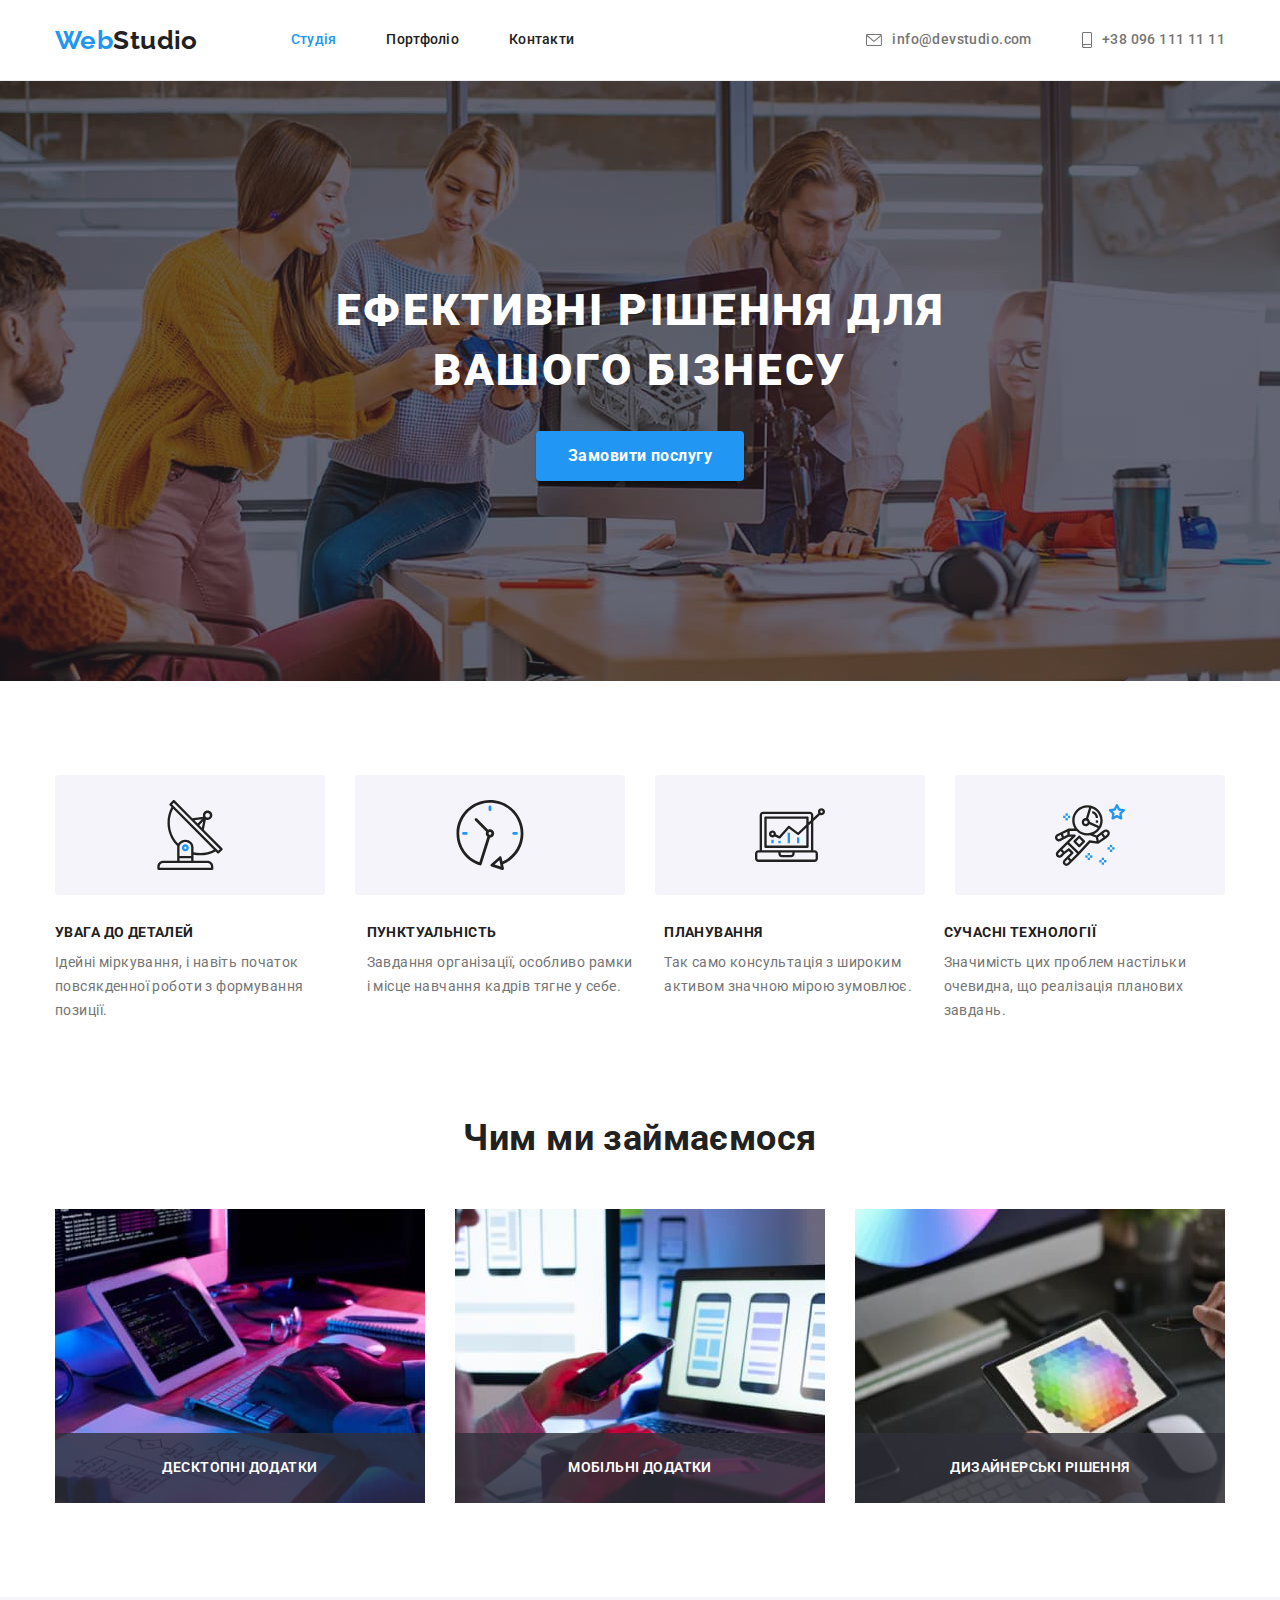
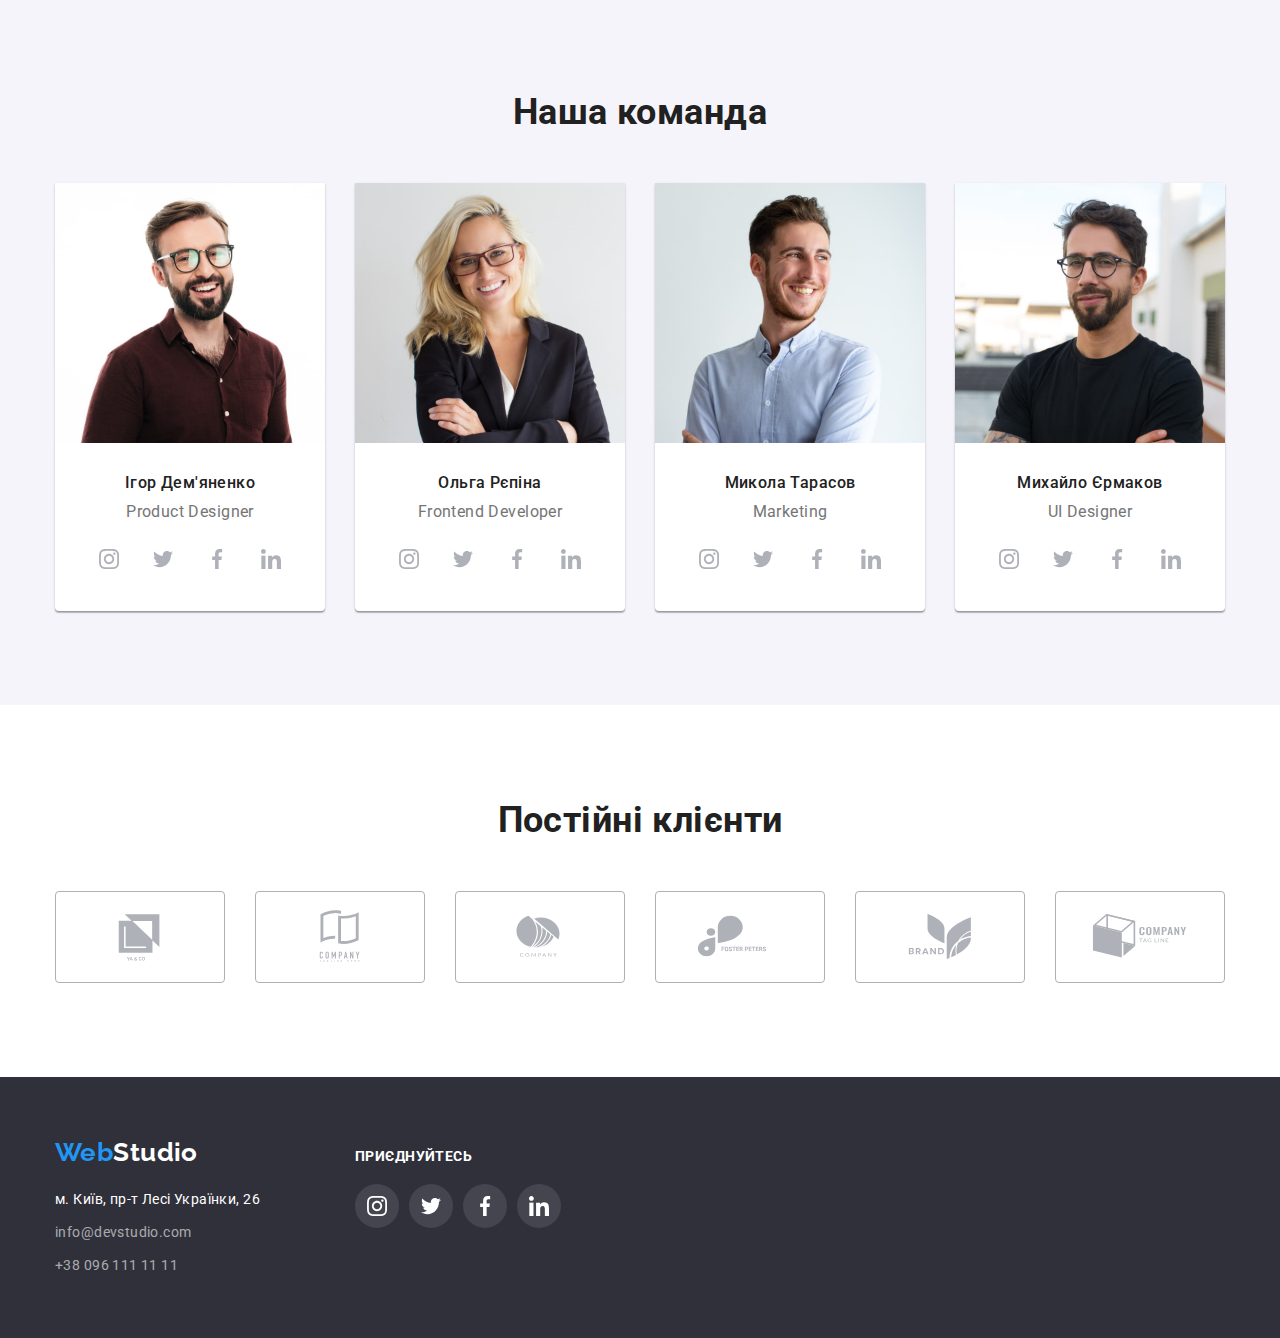
<file: index.html>
<!DOCTYPE html>
<html lang="uk">
  <head>
    <meta charset="UTF-8" />
    <meta http-equiv="X-UA-Compatible" content="IE=edge" />
    <meta name="viewport" content="width=device-width, initial-scale=1.0" />
    <title>Студія</title>

    <!--font famaly-->
    <link rel="preconnect" href="https://fonts.googleapis.com" />
    <link rel="preconnect" href="https://fonts.gstatic.com" crossorigin />
    <link
      href="https://fonts.googleapis.com/css2?family=Montserrat:wght@400;700&family=Raleway:wght@700&family=Roboto:wght@400;500;700;900&display=swap"
      rel="stylesheet"
    />
    <!-- normalize -->
    <link
      rel="stylesheet"
      href="https://cdnjs.cloudflare.com/ajax/libs/modern-normalize/1.1.0/modern-normalize.css"
      integrity="sha512-Y0MM+V6ymRKN2zStTqzQ227DWhhp4Mzdo6gnlRnuaNCbc+YN/ZH0sBCLTM4M0oSy9c9VKiCvd4Jk44aCLrNS5Q=="
      crossorigin="anonymous"
      referrerpolicy="no-referrer"
    />

    <!--style-->
    <link rel="stylesheet" href="./css/style.css" />
  </head>

  <body class="body">
    <header class="header">
      <div class="container">
        <div class="main-nav">
          <nav class="header-nav">
            <a class="logo link" href="./index.html">
              Web<span class="accent">Studio</span></a
            >
            <ul class="header-nav-list list">
              <li class="header-nav-item">
                <a class="header-nav-link link current" href="">Студія</a>
              </li>
              <li class="header-nav-item">
                <a class="header-nav-link link" href="./portfolio.html"
                  >Портфоліо</a
                >
              </li>
              <li class="header-nav-item">
                <a class="header-nav-link link" href="">Контакти</a>
              </li>
            </ul>
          </nav>
          <ul class="contact-list list">
            <li class="contact-email-item">
              <a
                class="contact-email-link link"
                href="mailto:info@devstudio.com"
              >
                <svg width="16" height="12" class="email-icons">
                  <use href="./images/icons.svg#icon-envelope-hover"></use>
                </svg>
                info@devstudio.com
              </a>
            </li>

            <li class="contact-phone-item">
              <a class="contact-phone-link link" href="tel:+380961111111">
                <svg width="10" height="16" class="email-icons">
                  <use href="./images/icons.svg#icon-smartphone"></use></svg>+38 096 111 11 11
              </a>
            </li>
          </ul>
        </div>
      </div>
    </header>
    <main>
      <!-- hero -->

      <section class="hero section">
        <div class="container">
          <h1 class="hero-title">ЕФЕКТИВНІ РІШЕННЯ ДЛЯ ВАШОГО БІЗНЕСУ</h1>
          <button class="btn" type="button" data-modal-open>Замовити послугу</button>
        </div>
      </section>

      <!-- advances -->

      <section class="advances section">
        <div class="container">
          <h2 class="visually-hidden">Переваги</h2>
          <ul class="advences-icons-list list">
            <li class="advances-icon-items">
              <a href="#" class="advences-icons-link link">
                <svg width="70" height="70" class="teams-soc-icons">
                  <use href="./images/icons.svg#icon-antenna"></use>
                </svg>
              </a>
            </li>

            <li class="advances-icon-items">
              <a href="#" class="advences-icons-link link">
                <svg width="70" height="70" class="teams-soc-icons">
                  <use href="./images/icons.svg#icon-clock"></use>
                </svg>
              </a>
            </li>

            <li class="advances-icon-items">
              <a href="#" class="advences-icons-link link">
                <svg width="70" height="70" class="teams-soc-icons">
                  <use href="./images/icons.svg#icon-diagram"></use>
                </svg>
              </a>
            </li>

            <li class="advances-icon-items">
              <a href="#" class="advences-icons-link link">
                <svg width="70" height="70" class="teams-soc-icons">
                  <use href="./images/icons.svg#icon-astronaut"></use>
                </svg>
              </a>
            </li>
          </ul>

          <ul class="advences-list list">
            <li class="advences-item">
              <h3 class="advences-toptitle">УВАГА ДО ДЕТАЛЕЙ</h3>
              <p class="advences-text">
                Ідейні міркування, і навіть початок повсякденної роботи з
                формування позиції.
              </p>
            </li>
            <li class="advences-item">
              <h3 class="advences-toptitle">ПУНКТУАЛЬНІСТЬ</h3>
              <p class="advences-text">
                Завдання організації, особливо рамки і місце навчання кадрів
                тягне у себе.
              </p>
            </li>
            <li class="advences-item">
              <h3 class="advences-toptitle">ПЛАНУВАННЯ</h3>
              <p class="advences-text">
                Так само консультація з широким активом значною мірою зумовлює.
              </p>
            </li>
            <li class="advences-item">
              <h3 class="advences-toptitle">СУЧАСНІ ТЕХНОЛОГІЇ</h3>
              <p class="advences-text">
                Значимість цих проблем настільки очевидна, що реалізація
                планових завдань.
              </p>
            </li>
          </ul>
        </div>
      </section>

      <section class="our-work section">
        <div class="container">
          <h2 class="section-title">Чим ми займаємося</h2>
          <ul class="our-work-list list">
            <li class="our-work-item">
              <img
                src="./images/box1.jpg"
                alt="about1"
                width="370"
                height="294"
              />
              <p class="our-work-cover-text">
                ДЕСКТОПНІ ДОДАТКИ
              </p>
            </li>
            <li class="our-work-item">
              <img
                src="./images/box2.jpg"
                alt="about2"
                width="370"
                height="294"
              />
              <p class="our-work-cover-text">
                МОБІЛЬНІ ДОДАТКИ
              </p>
            </li>
            <li class="our-work-item">
              <img
                src="./images/box3.jpg"
                alt="about3"
                width="370"
                height="294"
              />
              <p class="our-work-cover-text">
                ДИЗАЙНЕРСЬКІ РІШЕННЯ
              </p>
            </li>
          </ul>
        </div>
      </section>

      <!-- our team -->

      <section class="our-team section">
        <div class="container">
          <h2 class="section-title">Наша команда</h2>
          <ul class="our-team-list list">
            <li class="our-team-item">
              <img
                src="./images/team-igor.jpg"
                alt="team-igor"
                width="270"
                height="260"
              />
              <h3 class="our-team-name">Ігор Дем'яненко</h3>
              <p class="our-team-text">
                <span lang="en">Product Designer</span>
              </p>

              <ul class="teams-soc-list list">
                <li class="teams-soc-items">
                  <a href="#" class="teams-soc-link link">
                    <svg width="20" height="20" class="teams-soc-icons">
                      <use href="./images/icons.svg#icon-instagram"></use>
                    </svg>
                  </a>
                </li>
                <li class="teams-soc-items">
                  <a href="#" class="teams-soc-link link"
                    ><svg width="20" height="20" class="teams-soc-icons">
                      <use href="./images/icons.svg#icon-twitter"></use></svg
                  ></a>
                </li>
                <li class="teams-soc-items">
                  <a href="#" class="teams-soc-link link"
                    ><svg width="20" height="20" class="teams-soc-icons">
                      <use href="./images/icons.svg#icon-facebook"></use></svg
                  ></a>
                </li>
                <li class="teams-soc-items">
                  <a href="#" class="teams-soc-link link"
                    ><svg width="20" height="20" class="teams-soc-icons">
                      <use href="./images/icons.svg#icon-linkedin"></use></svg
                  ></a>
                </li>
              </ul>
            </li>

            <li class="our-team-item">
              <img
                src="./images/team-olga.jpg"
                alt="team-olga"
                width="270"
                height="260"
              />
              <h3 class="our-team-name">Ольга Рєпіна</h3>
              <p class="our-team-text">
                <span lang="en">Frontend Developer</span>
              </p>
              <ul class="teams-soc-list list">
                <li class="teams-soc-items">
                  <a href="#" class="teams-soc-link link">
                    <svg width="20" height="20" class="teams-soc-icons">
                      <use href="./images/icons.svg#icon-instagram"></use>
                    </svg>
                  </a>
                </li>
                <li class="teams-soc-items">
                  <a href="#" class="teams-soc-link link"
                    ><svg width="20" height="20" class="teams-soc-icons">
                      <use href="./images/icons.svg#icon-twitter"></use></svg
                  ></a>
                </li>
                <li class="teams-soc-items">
                  <a href="#" class="teams-soc-link link"
                    ><svg width="20" height="20" class="teams-soc-icons">
                      <use href="./images/icons.svg#icon-facebook"></use></svg
                  ></a>
                </li>
                <li class="teams-soc-items">
                  <a href="#" class="teams-soc-link link"
                    ><svg width="20" height="20" class="teams-soc-icons">
                      <use href="./images/icons.svg#icon-linkedin"></use></svg
                  ></a>
                </li>
              </ul>
            </li>
            <li class="our-team-item">
              <img
                src="./images/team-mikola.jpg"
                alt="team-mikola"
                width="270"
                height="260"
              />
              <h3 class="our-team-name">Микола Тарасов</h3>
              <p class="our-team-text"><span lang="en">Marketing</span></p>
              <ul class="teams-soc-list list">
                <li class="teams-soc-items">
                  <a href="#" class="teams-soc-link link">
                    <svg width="20" height="20" class="teams-soc-icons">
                      <use href="./images/icons.svg#icon-instagram"></use>
                    </svg>
                  </a>
                </li>
                <li class="teams-soc-items">
                  <a href="#" class="teams-soc-link link"
                    ><svg width="20" height="20" class="teams-soc-icons">
                      <use href="./images/icons.svg#icon-twitter"></use></svg
                  ></a>
                </li>
                <li class="teams-soc-items">
                  <a href="#" class="teams-soc-link link"
                    ><svg width="20" height="20" class="teams-soc-icons">
                      <use href="./images/icons.svg#icon-facebook"></use></svg
                  ></a>
                </li>
                <li class="teams-soc-items">
                  <a href="#" class="teams-soc-link link"
                    ><svg width="20" height="20" class="teams-soc-icons">
                      <use href="./images/icons.svg#icon-linkedin"></use></svg
                  ></a>
                </li>
              </ul>
            </li>
            <li class="our-team-item">
              <img
                src="./images/team-myhailo.jpg"
                alt="team-myhailo"
                width="270"
                height="260"
              />
              <h3 class="our-team-name">Михайло Єрмаков</h3>
              <p class="our-team-text"><span lang="en">UI Designer</span></p>
              <ul class="teams-soc-list list">
                <li class="teams-soc-items">
                  <a href="#" class="teams-soc-link link">
                    <svg width="20" height="20" class="teams-soc-icons">
                      <use href="./images/icons.svg#icon-instagram"></use>
                    </svg>
                  </a>
                </li>
                <li class="teams-soc-items">
                  <a href="#" class="teams-soc-link link"
                    ><svg width="20" height="20" class="teams-soc-icons">
                      <use href="./images/icons.svg#icon-twitter"></use></svg
                  ></a>
                </li>
                <li class="teams-soc-items">
                  <a href="#" class="teams-soc-link link"
                    ><svg width="20" height="20" class="teams-soc-icons">
                      <use href="./images/icons.svg#icon-facebook"></use></svg
                  ></a>
                </li>
                <li class="teams-soc-items">
                  <a href="#" class="teams-soc-link link"
                    ><svg width="20" height="20" class="teams-soc-icons">
                      <use href="./images/icons.svg#icon-linkedin"></use></svg
                  ></a>
                </li>
              </ul>
            </li>
          </ul>
        </div>
      </section>
    </main>

    <!--clients  -->

    <section class="clients section">
      <div class="container">
        <h2 class="section-title">Постійні клієнти</h2>
        <ul class="clients-icons-list list">
          <li class="clients-icons-items">
            <a href="#" class="clients-icons-link link">
              <svg width="106" height="60" class="clients-icons">
                <use href="./images/icons.svg#icon-yaandco"></use>
              </svg>
            </a>
          </li>
          <li class="clients-icons-items">
            <a href="#" class="clients-icons-link link">
              <svg width="106" height="60" class="clients-icons">
                <use href="./images/icons.svg#icon-company1"></use>
              </svg>
            </a>
          </li>
          <li class="clients-icons-items">
            <a href="#" class="clients-icons-link link">
              <svg width="106" height="60" class="clients-icons">
                <use href="./images/icons.svg#icon-company2"></use>
              </svg>
            </a>
          </li>
          <li class="clients-icons-items">
            <a href="#" class="clients-icons-link link">
              <svg width="106" height="60" class="clients-icons">
                <use href="./images/icons.svg#icon-fosterpeters"></use>
              </svg>
            </a>
          </li>
          <li class="clients-icons-items">
            <a href="#" class="clients-icons-link link">
              <svg width="106" height="60" class="clients-icons">
                <use href="./images/icons.svg#icon-brand"></use>
              </svg>
            </a>
          </li>
          <li class="clients-icons-items">
            <a href="#" class="clients-icons-link link">
              <svg width="106" height="60" class="clients-icons">
                <use href="./images/icons.svg#icon-tagline"></use>
              </svg>
            </a>
          </li>
        </ul>
      </div>
    </section>

    <!-- footer -->

    <footer class="footer">
      <div class="container footer-soc">
        <div class="contacts">
          <a class="logo link" href="./index.html">
            Web<span class="logo-down">Studio</span>
            
            <ul class="contact-list-down">
            <li class="address list">
              <a class="address-link link" href="">м. Київ, пр-т Лесі Українки, 26</a>
            </li>
            <li class="contact-email-down list">
              <a
                class="contact-email-link-footer link"
                href="mailto:info@devstudio.com"
                >info@devstudio.com</a
              >
            </li>
            <li class="contact-phone list">
              <a class="contact-phone-link-footer link" href="tel:+380961111111"
                >+38 096 111 11 11</a
              >
            </li>
          </ul>
        </div>
        <div class="join-section">
          <p class="join">ПРИЄДНУЙТЕСЬ</p>
          <ul class="join-soc-list list">
            <li class="join-soc-items">
              <a href="#" class="join-soc-link link">
                <svg width="20" height="20" class="teams-soc-icons">
                  <use href="./images/icons.svg#icon-instagram"></use>
                </svg>
              </a>
            </li>
            <li class="join-soc-items">
              <a href="#" class="join-soc-link link"
                ><svg width="20" height="20" class="teams-soc-icons">
                  <use href="./images/icons.svg#icon-twitter"></use></svg
              ></a>
            </li>
            <li class="join-soc-items">
              <a href="#" class="join-soc-link link"
                ><svg width="20" height="20" class="teams-soc-icons">
                  <use href="./images/icons.svg#icon-facebook"></use></svg
              ></a>
            </li>
            <li class="join-soc-items">
              <a href="#" class="join-soc-link link"
                ><svg width="20" height="20" class="teams-soc-icons">
                  <use href="./images/icons.svg#icon-linkedin"></use></svg
              ></a>
            </li>
          </ul>
        </div>
      </div>
    </footer>
    <div class="backdrop is-hidden" data-modal>
      <div class="modal">
<button type="button" class="modal-close" data-modal-close>
  <svg width="20" height="20" class="teams-soc-icons">
    <use href="./images/icons.svg#icon-close"></use></svg
</button>
      </div>
    </div>
    <script src="./js/modal.js"></script>
  </body>
</html>
</file>
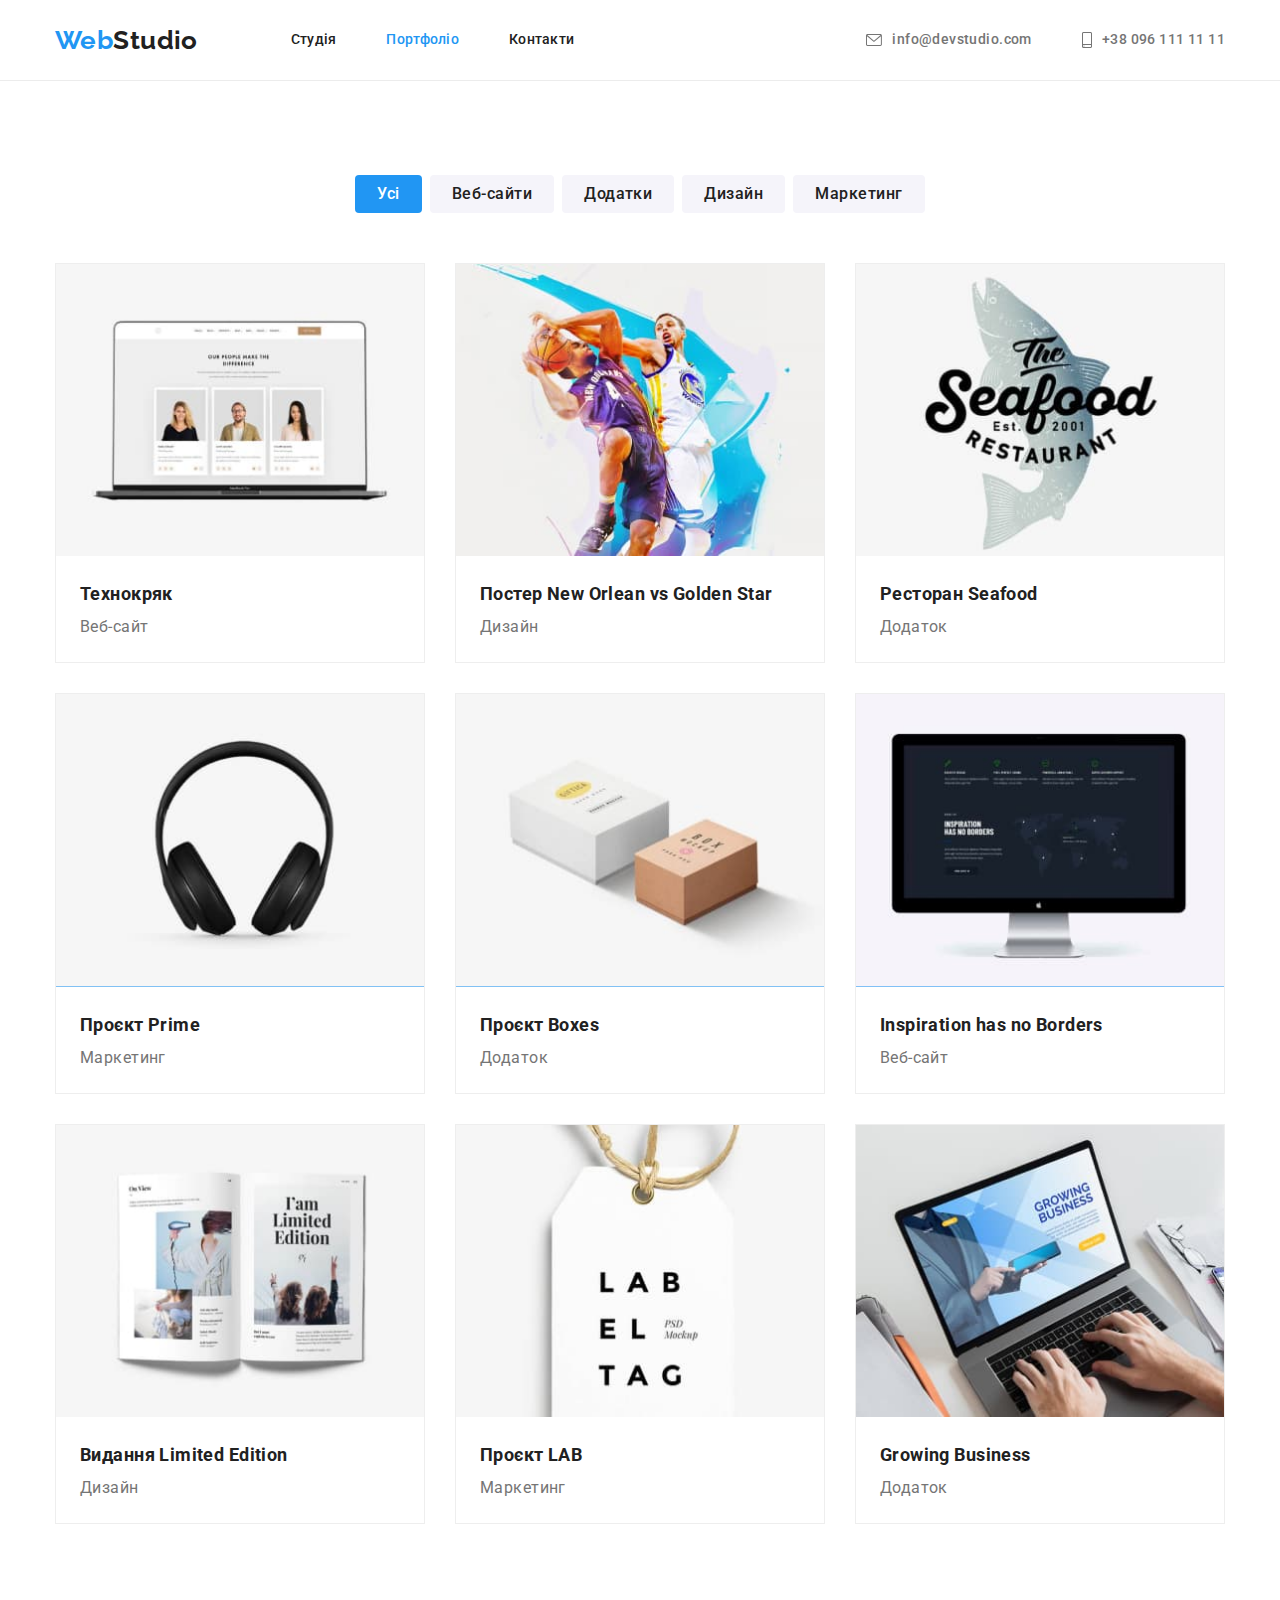
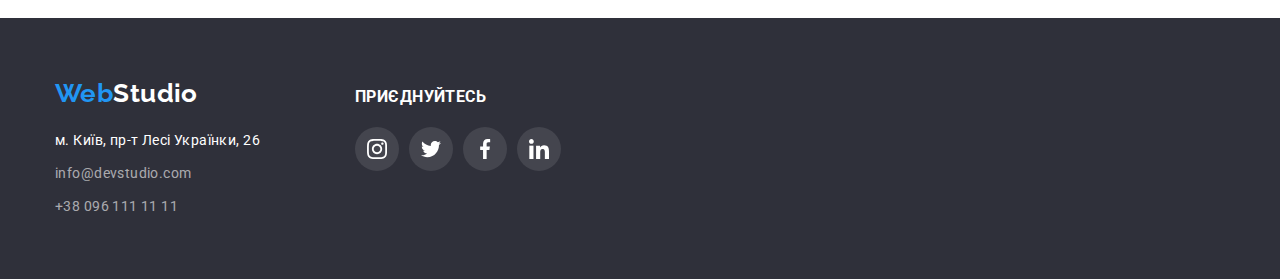
<file: portfolio.html>
<!DOCTYPE html>
<html lang="uk">
  <head>
    <meta charset="UTF-8" />
    <meta http-equiv="X-UA-Compatible" content="IE=edge" />
    <meta name="viewport" content="width=device-width, initial-scale=1.0" />
    <title>Портфоліо</title>
    <!--font famaly------------------>
    <link rel="preconnect" href="https://fonts.googleapis.com" />
    <link rel="preconnect" href="https://fonts.gstatic.com" crossorigin />
    <link
      href="https://fonts.googleapis.com/css2?family=Montserrat:wght@400;700&family=Raleway:wght@700&family=Roboto:wght@400;500;700;900&display=swap"
      rel="stylesheet"
    />

    <!-- normalize ------------------>
<link rel="stylesheet" href="https://cdnjs.cloudflare.com/ajax/libs/modern-normalize/1.1.0/modern-normalize.css" 
integrity="sha512-Y0MM+V6ymRKN2zStTqzQ227DWhhp4Mzdo6gnlRnuaNCbc+YN/ZH0sBCLTM4M0oSy9c9VKiCvd4Jk44aCLrNS5Q==" crossorigin="anonymous" referrerpolicy="no-referrer" />

    <!--style------------------>
    <link rel="stylesheet" href="./css/style.css" />
  </head>

  <body class="body">
    <header class="header">
      <div class="container">
        <div class="main-nav">
          <nav class="header-nav">
            <a class="logo link" href="./index.html">
              Web<span class="accent">Studio</span></a>
              <ul class="header-nav-list list">
                <li class="header-nav-item">
                  <a class="header-nav-link link" href="./index.html">Студія</a>
                </li>
                <li class="header-nav-item">
                  <a class="header-nav-link link current" href="./portfolio.html">Портфоліо</a>
                </li>
                <li class="header-nav-item">
                  <a class="header-nav-link link" href="">Контакти</a>
                </li>
              </ul>
            </nav>
            <ul class="contact-list list">
        
              <li class="contact-email-item">
                <a class="contact-email-link link" href="mailto:info@devstudio.com">
                <svg width="16" height="12" class="email-icons">
                  <use href="./images/icons.svg#icon-envelope-hover"></use>
                </svg>info@devstudio.com
              </a></li>
        
              <li class="contact-phone-item">
                <a class="contact-phone-link link" href="tel:+380961111111">
                <svg width="10" height="16" class="email-icons">
                  <use href="./images/icons.svg#icon-smartphone"></use>
                </svg>+38 096 111 11 11
              </a></li>
            </ul>
        </div>
        
      </div>    
    </header>

    <!-- about ------------------>

    <main>
      <section class="portfolio section">      
        <div class="container">
          <h1 class="visually-hidden">Портфоліо</h1>
          <ul class="products-list">
            <li class="products-item list">
              <button class="examples-btn active-btn" type="button">Усі</button>
            </li>
            <li class="products-item list">
              <button class="examples-btn" type="button">Веб-сайти</button>
            </li>
            <li class="products-item list">
              <button class="examples-btn" type="button">Додатки</button>
            </li>
            <li class="products-item list">
              <button class="examples-btn" type="button">Дизайн</button>
            </li>
            <li class="products-item list">
              <button class="examples-btn" type="button">Маркетинг</button>
            </li>
          </ul>

          <!-- examples ----------------->

          <ul class="examples">
            <li class="examples-item list">
              
                
                  <div class="examples-thumb">
                    <a class="image link" ref="image-technokrjak">
                  <img
                    src="./images/technokrjak.jpg"
                    alt="technokrjak"
                    width="370"
                    height="294"
                  />
                  <p class="examples-cover-text">
                    Ресурс пропонує комплексні пропозиції з різним рівнем функціоналу та сервісів. Все це дозволить відвідувачу отримати вичерпні відомості про компанію чи приватну особу.
                  </p>
              </div>    
                    <div class="examples-content">
                      <h3 class="examples-title">Технокряк</h3>
                      <p class="examples-text">Веб-сайт</p>
                    </div>
                   </a>
                 
               </li>
  
            <li class="examples-item list">
                <div class="examples-thumb">
                  <a class="image link" href="">
                  <img
                  src="./images/new-orlean.jpg"
                  alt="new-orlean"
                  width="370"
                  height="294"
                />
                <p class="examples-cover-text">
                  Ресурс пропонує комплексні пропозиції з різним рівнем функціоналу та сервісів. Все це дозволить відвідувачу отримати вичерпні відомості про компанію чи приватну особу.
                </p>  
                </div>
                
                <div class="examples-content">
                  <h3 class="examples-title">
                    Постер <span lang="en">New Orlean vs Golden Star</span>
                  </h3>
                  <p class="examples-text">Дизайн</p>
                </a>
                </div>
               </li>
  
            <li class="examples-item list">
              <a class="image link" href="">
                <div class="examples-thumb">
                  <img
                  src="./images/restoran-seafood.jpg"
                  alt="restoran-seafood"
                  width="370"
                  height="294"
                />
                <p class="examples-cover-text">
                  Ресурс пропонує комплексні пропозиції з різним рівнем функціоналу та сервісів. Все це дозволить відвідувачу отримати вичерпні відомості про компанію чи приватну особу.
                </p>
                </div>
                
                <div class="examples-content">
                  <h3 class="examples-title">
                    Ресторан <span lang="en">Seafood</span>
                  </h3>
                  <p class="examples-text">Додаток</p>
                </a>
                </div>
                </li>
  
            <li class="examples-item list">
              <div class="examples-thumb">
                <a class="image link" href="">
                  <img
                    src="./images/proekt-prime.jpg"
                    alt="proekt-prime"
                    width="370"
                    height="294"
                  />
                  <p class="examples-cover-text">
                    Ресурс пропонує комплексні пропозиції з різним рівнем функціоналу та сервісів. Все це дозволить відвідувачу отримати вичерпні відомості про компанію чи приватну особу.
                  </p>
              </div>
              
                <div class="examples-content">
                  <h3 class="examples-title">
                    Проєкт <span lang="en">Prime</span>
                  </h3>
                  <p class="examples-text">Маркетинг</p>
                </a>
                </div>
                </li>
  
            <li class="examples-item list">
              <div class="examples-thumb">
                <a class="image link" href="">
                  <img
                    src="./images/projekt-boxes.jpg"
                    alt="proekt-prime"
                    width="370"
                    height="294"
                  />
                  <p class="examples-cover-text">
                    Ресурс пропонує комплексні пропозиції з різним рівнем функціоналу та сервісів. Все це дозволить відвідувачу отримати вичерпні відомості про компанію чи приватну особу.
                  </p>
              </div>
              
                <div class="examples-content">
                  <h3 class="examples-title">
                    Проєкт <span lang="en">Boxes</span>
                  </h3>
                  <p class="examples-text">Додаток</p>
                </a>
                </div>
            </li>
  
            <li class="examples-item list">
              <div class="examples-thumb">
                <a class="image link" href="">
                  <img
                    src="./images/inspiration.jpg"
                    alt="inspiration-has-no-borders"
                    width="370"
                    height="294"
                  />
                  <p class="examples-cover-text">
                    Ресурс пропонує комплексні пропозиції з різним рівнем функціоналу та сервісів. Все це дозволить відвідувачу отримати вичерпні відомості про компанію чи приватну особу.
                  </p>
              </div>
              
                <div class="examples-content">
                  <h3 class="examples-title">
                    <span lang="en">Inspiration has no Borders</span>
                  </h3>
                  <p class="examples-text">Веб-сайт</p>
                </a>
                </div>
                </li>
  
            <li class="examples-item list">
              <div class="examples-thumb">
                <a class="image link" href="">
                  <img
                    src="./images/limited-edition.jpg"
                    alt="publishing-limited-edition"
                    width="370"
                    height="294"
                  />
                  <p class="examples-cover-text">
                    Ресурс пропонує комплексні пропозиції з різним рівнем функціоналу та сервісів. Все це дозволить відвідувачу отримати вичерпні відомості про компанію чи приватну особу.
                  </p>
              </div>
              
                <div class="examples-content">
                  <h3 class="examples-title">
                    Видання <span lang="en">Limited Edition</span>
                  </h3>
                  <p class="examples-text">Дизайн</p>
                </a>
                </div>
            </li>
  
            <li class="examples-item list">
              <div class="examples-thumb">
                <a class="image link" href="">
                  <img
                    src="./images/projekt-lab.jpg"
                    alt="projekt-lab"
                    width="370"
                    height="294"
                  />
                  <p class="examples-cover-text">
                    Ресурс пропонує комплексні пропозиції з різним рівнем функціоналу та сервісів. Все це дозволить відвідувачу отримати вичерпні відомості про компанію чи приватну особу.
                  </p>
              </div>
              
                <div class="examples-content">
                  <h3 class="examples-title">Проєкт <span lang="en">LAB</span></h3>
                  <p class="examples-text">Маркетинг</p>
                </a>
                </div>
                </li>
  
            <li class="examples-item list">
              <div class="examples-thumb">
                <a class="image link" href="">
                  <img
                    src="./images/growing-business.jpg"
                    alt="growing-business"
                    width="370"
                    height="294"
                  />
                  <p class="examples-cover-text">
                    Ресурс пропонує комплексні пропозиції з різним рівнем функціоналу та сервісів. Все це дозволить відвідувачу отримати вичерпні відомості про компанію чи приватну особу.
                  </p>
              </div>
              
                <div class="examples-content">
                  <h3 class="examples-title">
                    <span lang="en">Growing Business</span>
                  </h3>
                  <p class="examples-text">Додаток</p>
                </a>
                </div>
               </li>
          </ul>
        </div>
       </section>
    </main>

<!-- footer ------------------>

<footer class="footer">
  <div class="container footer-soc">
    <section class="contacts">
      <a class="logo link" href="./index.html">
        Web<span class="logo-down">Studio</span>
      </a>
      <address class="address">м. Київ, пр-т Лесі Українки, 26</address>
      <ul class="contact-list-down">
        <li class="contact-email-down list">
          <a
            class="contact-email-link-footer link"
            href="mailto:info@devstudio.com"
            >info@devstudio.com</a
          >
        </li>
        <li class="contact-phone list">
          <a class="contact-phone-link-footer link" href="tel:+380961111111"
            >+38 096 111 11 11</a
          >
        </li>
      </ul>
    </section>
  
    <section class="join-section">
      <h3 class="join">ПРИЄДНУЙТЕСЬ</h3>
      <ul class="join-soc-list list">
        <li class="join-soc-items"><a href="#" class="join-soc-link link">
          <svg width="20" height="20"
          class="teams-soc-icons">
            <use href="./images/icons.svg#icon-instagram"></use>
          </svg>
        </a></li>
        <li class="join-soc-items"><a href="#" class="join-soc-link link"><svg width="20" height="20"
          class="teams-soc-icons">
            <use href="./images/icons.svg#icon-twitter"></use>
          </svg></a></li>
        <li class="join-soc-items"><a href="#" class="join-soc-link link"><svg width="20" height="20"
          class="teams-soc-icons">
            <use href="./images/icons.svg#icon-facebook"></use>
          </svg></a></li>
        <li class="join-soc-items"><a href="#" class="join-soc-link link"><svg width="20" height="20"
          class="teams-soc-icons">
            <use href="./images/icons.svg#icon-linkedin"></use>
          </svg></a></li>
      </ul>
    </section>
</div>
</footer>
  </body>
</html>
</file>
<file: css/style.css>
:root {
  --accent-color: #2196f3;
  --primary-text-color: #212121;
  --secondary-text-color: #757575;
  --white-text-color: #ffffff;
  --card-set-gap: 30px;
}

.body {
  font-family: "Roboto", sans-serif;
  background-color: var(--white-text-color);
  font-size: 14px;
  letter-spacing: 0.03em;
  color: var(--primary-text-color);
}

/* reset */

html {
  box-sizing: border-box;
}

*,
*::after,
*::before {
  box-sizing: inherit;
}

/* Stili obnulenija verhnih otstupov u elementa */
h1,
h2,
h3,
h4,
h5,
h6,
p {
  margin: 0;
}

/* Klass dlja onulenija bazovih swojstw u spiskov */
.list {
  list-style: none;
  padding-left: 0;
  margin: 0;
}

/* Klass dlja obnulenija bazowih swojstv u ssilok */
.link {
  text-decoration: none;
  color: inherit;
}

/* Swojtwa dlja korrektnogo otobragenija kartinok */
img {
  display: block;
  max-width: 100%;
  height: auto;
}

/* Swojstwa dlja obnulenija kursiwa u address */
address {
  font-style: normal;
}

.container {
  width: 1200px;
  margin: 0px auto;
  padding-left: 15px;
  padding-right: 15px;
}


/* header -----------------*/

.header {
  
  border-bottom: 1px solid #ececec;
}



.header-nav,
.header-nav-list,
.contact-list
{
  display: flex;
  align-items: center;
}



.main-nav {
  display: flex;
  align-items: center;
}

.header-nav-list,
.contact-list {
  gap: 50px;
}

.header-nav-list {
  margin-left: 93px;
}


.contact-list {
  display: flex;
  margin-left: auto;
}

.logo {
  font-family: "Raleway";
  font-weight: 700;
  font-size: 26px;
  line-height: 1.19;
  color: var(--accent-color);
  display: block;
  margin-left: 0;
  margin-right: auto;
}

.accent {
  color: var(--primary-text-color);
}

.header-nav-link {
  font-weight: 500;
  line-height: 1.14;
  letter-spacing: 0.02em;
  color: var(--primary-text-color);
  display: block;
  position: relative;
  padding-top: 32px;
  padding-bottom: 32px;
  transition-property: color;
  transition-duration: 250ms;
transition-timing-function: cubic-bezier(0.4, 0, 0.2, 1);
}

.header-nav-link:hover,
.header-nav-link:focus {
  color: var(--accent-color);
}

.current::after {
  content: '';
  position: absolute;
  bottom: -2px;
  right: 0px;
  width: 100%;
  height: 4px;
  border-radius: 2px;
  background-color: #2196F3;
  opacity: 0;
  transform: opacity 250ms cubic-bezier(0.4, 0, 0.2, 1);
}

.header-nav-link.current {
  color: var(--accent-color);
  
  content: '';

}

.header-nav-link:hover::after {
  opacity: 1;
}

.contact-email-link,
.contact-phone-link {
  font-weight: 500;
  line-height: 1.71;
  color: var(--secondary-text-color);
  display: flex;
  align-items: center;
  transition-property: color;
  transition-duration: 250ms;
transition-timing-function: cubic-bezier(0.4, 0, 0.2, 1);
}

.contact-email-link:hover,
.contact-email-link:focus {
  color: #188ce8;
}

.contact-phone-link:hover,
.contact-phone-link:focus {
  color: #188ce8;
} 

.email-icons {
  fill: currentColor;
  margin-right: 10px;
  
}


.contact-email-link {
  width: 100%;
  height: 100%;
display: flex;
justify-content: center;
align-items: center;
}


/* hero -----------------*/

.hero {
  background-color: #2f303a;
  text-align: center;
  padding-top: 200px;
  padding-bottom: 200px;
  max-width: 1600px;
  height: 600px;
  margin-left: auto;
  margin-right: auto;
  background-image: linear-gradient(rgba(47, 48, 58, 0.4), rgba(47, 48, 58, 0.4)), 
  url(../images/hero_back.jpg);
  background-repeat: no-repeat;
  background-size: cover;
  background-position: center;
}

.hero-title {
  font-weight: 900;
  font-size: 44px;
  line-height: 1.36;
  letter-spacing: 0.06em;
  color: var(--white-text-color);
  width: 696px;
  margin-left: auto;
  margin-right: auto;
  margin-bottom: 30px;
}

.buttons-item:active {
  background-color: var(--accent-text-color);
  box-shadow: 0px 3px 1px rgba(0, 0, 0, 0.1), 0px 1px 2px rgba(0, 0, 0, 0.08), 0px 2px 2px rgba(0, 0, 0, 0.12);
}

.btn {
  cursor: pointer;
  font-family: "Roboto";
  font-style: normal;
  font-weight: 700;
  font-size: 16px;
  line-height: 1.88;
  letter-spacing: 0.03em;
  color: var(--white-text-color);
  background-color: var(--accent-color);
  display: inline-block;
  border-style: none;
  box-shadow: 0px 3px 1px  rgba(0, 0, 0, 0.1), 0px 1px 2px rgba(0, 0, 0, 0.08), 
  0px 2px 2px rgba(0, 0, 0, 0.12);
  margin-left: auto;
  margin-right: auto;
  background: #2196f3;
  border-radius: 4px;
  padding: 10px 32px;
}

.btn:hover,
.btn:focus {
  background-color: #188ce8;
}


.visually-hidden {
  position: absolute;
  width: 1px;
  height: 1px;
  margin: -1px;
  border: 0;
  padding: 0;
  white-space: nowrap;
  clip-path: inset(100%);
  clip: rect(0 0 0 0);
  overflow: hidden;
}

.advences-toptitle {
  line-height: 1.14;
  letter-spacing: 0.03em;
  text-transform: uppercase;
  color: var(--primary-text-color);
  font-size: 14px;
 margin-bottom: 10px; 
}

.advances {
  padding-top: 94px;
  padding-bottom: 0;
}

.our-team {
  background-color: #f5f4fa;
  padding-top: 94px;
    padding-bottom: 94px;
}

.our-work {
  padding-top: 94px;
  padding-bottom: 94px;
}

.our-work-item {
  position: relative;
}

.our-work-cover-text {
  width: 100%;
  height: 70px;
  position: absolute;
  bottom: 0;
  color: #ffffff;
  font-weight: 600;
  line-height: 1.14;
  background-color: rgba(47, 48, 58, 0.8);
  display: flex;
justify-content: center;
align-items: center;  
}

.our-work-list:nth-child(3n) {
  margin-right: 0;
}

.advences-text {
  line-height: 1.71;
  color: var(--secondary-text-color);
}


.advences-icons-list {
  margin-bottom: 30px;
}

.advences-icons-link {
  width: 100%;
  height: 100%;
display: flex;
justify-content: center;
align-items: center;
}

.advances-icon-items {
 width: 270px;
 height: 120px;
 background-color: #F5F4FA;
 background: #F5F4FA;
border-radius: 4px;
}

.advences-icons-list {
  display: flex;
  gap: 30px;
}

.advences-list {
  display: flex;
  gap: 30px;
}

.section-title {
  font-size: 36px;
  line-height: 1.17;
  text-align: center;
  margin-left: auto;
  margin-right: auto;
  margin-bottom: 50px;
}

.our-work-list,
.our-team-list {
display: flex;
gap: 30px;
}



.our-team-item {
  width: 270px;
  background-color: var(--main-color);
  border-bottom-left-radius: 4px;
  border-bottom-right-radius: 4px;
  box-shadow: 0px 1px 3px rgb(0 0 0 /12%),
  0px 1px 1px rgb(0 0 0 /14%),
  0px 2px 1px rgb(0 0 0 /20%);
  text-align: center;
  padding-bottom: 30px;
  background-color: #ffffff;
  
}


.our-team-name {
  font-weight: 500;
  font-size: 16px;
  line-height: 1.19;
  color: var(--primary-text-color);
  margin-top: 30px;
  margin-bottom: 10px;
}

.our-team-text {
  font-size: 16px;
  line-height: 1.19;
  color: var(--secondary-text-color);
  margin-bottom: 16px;
}

.teams-soc-list {
  display: flex;
  justify-content: center;
  align-items: center;
}

.teams-soc-items {
  width: 44px;
  height: 44px;
  color: #AFB1B8;
}

.teams-soc-items:not(:last-child) {
  margin-right: 10px;
}

.teams-soc-link {
  width: 100%;
  height: 100%;
  display: flex;
  fill: #AFB1B8;
  background-color: #fff;
  border-radius: 50%;
  justify-content: center;
  align-items: center;
  transition: background-color, fill;
 transition-duration: 250ms;
transition-timing-function: cubic-bezier(0.4, 0, 0.2, 1);
}

.teams-soc-link:hover,
.teams-soc-link:focus {
  fill: var(--white-text-color);
  background-color: var(--accent-color);
}

/* clients----------------------------- */

.clients {
  background-color: #fff;
  padding-top: 94px;
    padding-bottom: 94px;
  }

.clients-icons-list {
  margin-top: 50px;

}

.clients-icons-link {
  width: 100%;
  height: 100%;
display: flex;
justify-content: center;
align-items: center;
fill: #AFB1B8;
border: 1px solid #AFB1B8;
border-radius: 4px;
transition: border 250ms, fill 250ms;
transition-timing-function: cubic-bezier(0.4, 0, 0.2, 1);
  color 250ms linear;
}

.clients-icons-items {
 width: 170px;
 height: 92px;
 background-color: #fff;
 
}

.clients-icons-list {
  display: flex;
  gap: 30px;
}

.clients-icons-link:hover,
.clients-icons-link:focus {
  fill: #2196F3;
  border: 1px solid #2196F3;
}


/* footer---------------------------------- */

.address {
  line-height: 1.71;
  color: var(--white-text-color);
  font-style: normal;
margin-top: 20px;
margin-bottom: 9px;
}

.contact-list-down {
  padding: 0;
margin: 0;
}


.contact-email-down {
  margin-bottom: 9px;
}

.join {
  font-weight: 700;
  line-height: 1.15;
  color: var(--white-text-color);
  margin-bottom: 20px;
  display: flex;
}



.contacts {
  width: 300px;
}


.footer-soc {
  display: flex;
}

.join-soc-list {
  display: flex;
}

.join-soc-items {
  width: 44px;
  height: 44px;
  color: #AFB1B8;
}

.join-soc-items:not(:last-child) {
  margin-right: 10px;
}


.join-soc-link {
  width: 100%;
  height: 100%;
  display: flex;
  fill: #fff;
  background-color: rgba(255, 255, 255, 0.1);
  border-radius: 50%;
  justify-content: center;
  align-items: center;
  transition: background-color;
  transition-duration: 250ms;
transition-timing-function: cubic-bezier(0.4, 0, 0.2, 1);
}

.join-soc-link:hover,
.join-soc-link:focus {
  fill: var(--white-text-color);
  background-color: var(--accent-color);
  
}

/* portfolio --------------------------------*/

.portfolio {
  padding-top: 94px;
  padding-bottom: 94px;
}


.examples {
  
  list-style: none;
  display: flex;
  flex-wrap: wrap;
  margin-top: 0;
  margin-bottom: 0;
  padding-left: 0;
  gap: 30px;

}

.examples-item {
  position: relative;
}

.examples-item:hover .examples-cover-text{
  transform: translateY(0);
}

.examples-thumb {
  position: relative;
  overflow: hidden;
}

.examples-cover-text {
  width: 100%;
  height: 100%;
  position: absolute;
  top: 0;
  color: #ffffff;
  font-size: 18px;
  font-weight: 400;
  line-height: 1.5;
  background-color: rgba(33, 150, 243, 0.9);
  display: flex;
justify-content: center;
align-items: center;
padding-top: 63px;
padding-bottom: 63px;
padding-left: 24px;
padding-right: 24px;
transform: translateY(100%);
transition: transform 250ms linear;
}

.examples-item:hover,
.examples-item:focus {
  box-shadow: 0px 1px 3px rgb(0 0 0 /12%),
  0px 1px 1px rgb(0 0 0 /6%),
  0px 2px 1px rgb(0 0 0 /16%);
}

.examples > .examples-item {
  flex-basis: calc((100% - 60px) / 3);
  border: 1px solid #eeeeee;
}

.examples-item:nth-child(3n) {
margin-right: 0;
}

.examples-title {
  font-size: 18px;
  line-height: 2;
  color: var(--primary-text-color);

}

.examples-text {
  font-size: 16px;
  line-height: 1.88;
  color: var(--secondary-text-color);
}



.examples-btn:hover,
.examples-btn:focus {
  color: var(--white-text-color);
  background-color: var(--accent-color);
  box-shadow: 0px 1px 3px rgb(0 0 0 /12%),
  0px 1px 1px rgb(0 0 0 /14%),
  0px 2px 1px rgb(0 0 0 /20%);
}

.examples-content {
  padding: 20px 24px;
}

.examples-btn {
  cursor: pointer;
  font-family: "Roboto";
  font-style: normal;
  font-weight: 500;
  font-size: 16px;
  line-height: 1.62;
  letter-spacing: 0.03em;
  color: var(--primary-text-color);
  background-color: #f5f4fa;
  border-style: none;
  padding: 6px 22px;
  border-radius: 4px;
  transition-property: color 250ms, background-color 250ms, cubic-bezier(0.4, 0, 0.2, 1);
}

.active-btn {
  background-color: var(--accent-color);
  color: #ffffff;}


.footer {
  background-color: #2f303a;
  padding-top: 60px;
  padding-bottom: 60px;
}

.logo-down {
  color: var(--white-text-color);
  padding-top: 20px;
}

.contact-email-link-footer {
  line-height: 1.71;
  color: rgba(255, 255, 255, 0.6);
  transition-duration: 250ms;
transition-timing-function: cubic-bezier(0.4, 0, 0.2, 1);
}

.contact-phone-link-footer {
  line-height: 1.71;
  color: rgba(255, 255, 255, 0.6);
  display: block;
  transition-duration: 250ms;
transition-timing-function: cubic-bezier(0.4, 0, 0.2, 1);
}


.contact-email-link-footer:hover,
.contact-email-link-footer:focus {
  color: #188ce8;
}

.contact-phone-link-footer:hover,
.contact-phone-link-footer:focus {
  color: #188ce8;
}

 .products-list {
  display: flex;
  flex-wrap: wrap;
  justify-content: center;
  gap: 8px;
  text-align: center;
  padding-left: 0;
  margin-top: 0;
  margin-bottom: 50px;
 }

 .footer-soc {
  align-items: baseline;
 }

 .backdrop {
  position: fixed;
  top: 0;
  width: 100%;
  height: 100%;
  background-color: rgb(40, 37, 37, 0.498);
  transition: opacity 250ms linear, visibility 250ms linear;
 }

.modal {
  position: absolute;
  top: 50%;
  left: 50%;
  transform: translate(-50%, -50%);
  width: 500px;
  min-height: 600px;
  background-color: #ffffff;
  padding: 40px;
  transition: transform 250ms linear;
}

.backdrop.is-hidden .modal {
  transform: translate(-50%, -50%) scale(0);
}

.modal-close {
  position: absolute;
  top: 10px;
  right: 10px;
  width: 30px;
  height: 30px;
  background-color: transparent;
  border: 1px solid #999999;
  border-radius: 50%;
  display: flex;
  align-items: center;
  justify-content: center;
}

.is-hidden {
  opacity: 0;
  visibility: hidden;
  pointer-events: none;
}
</file>
